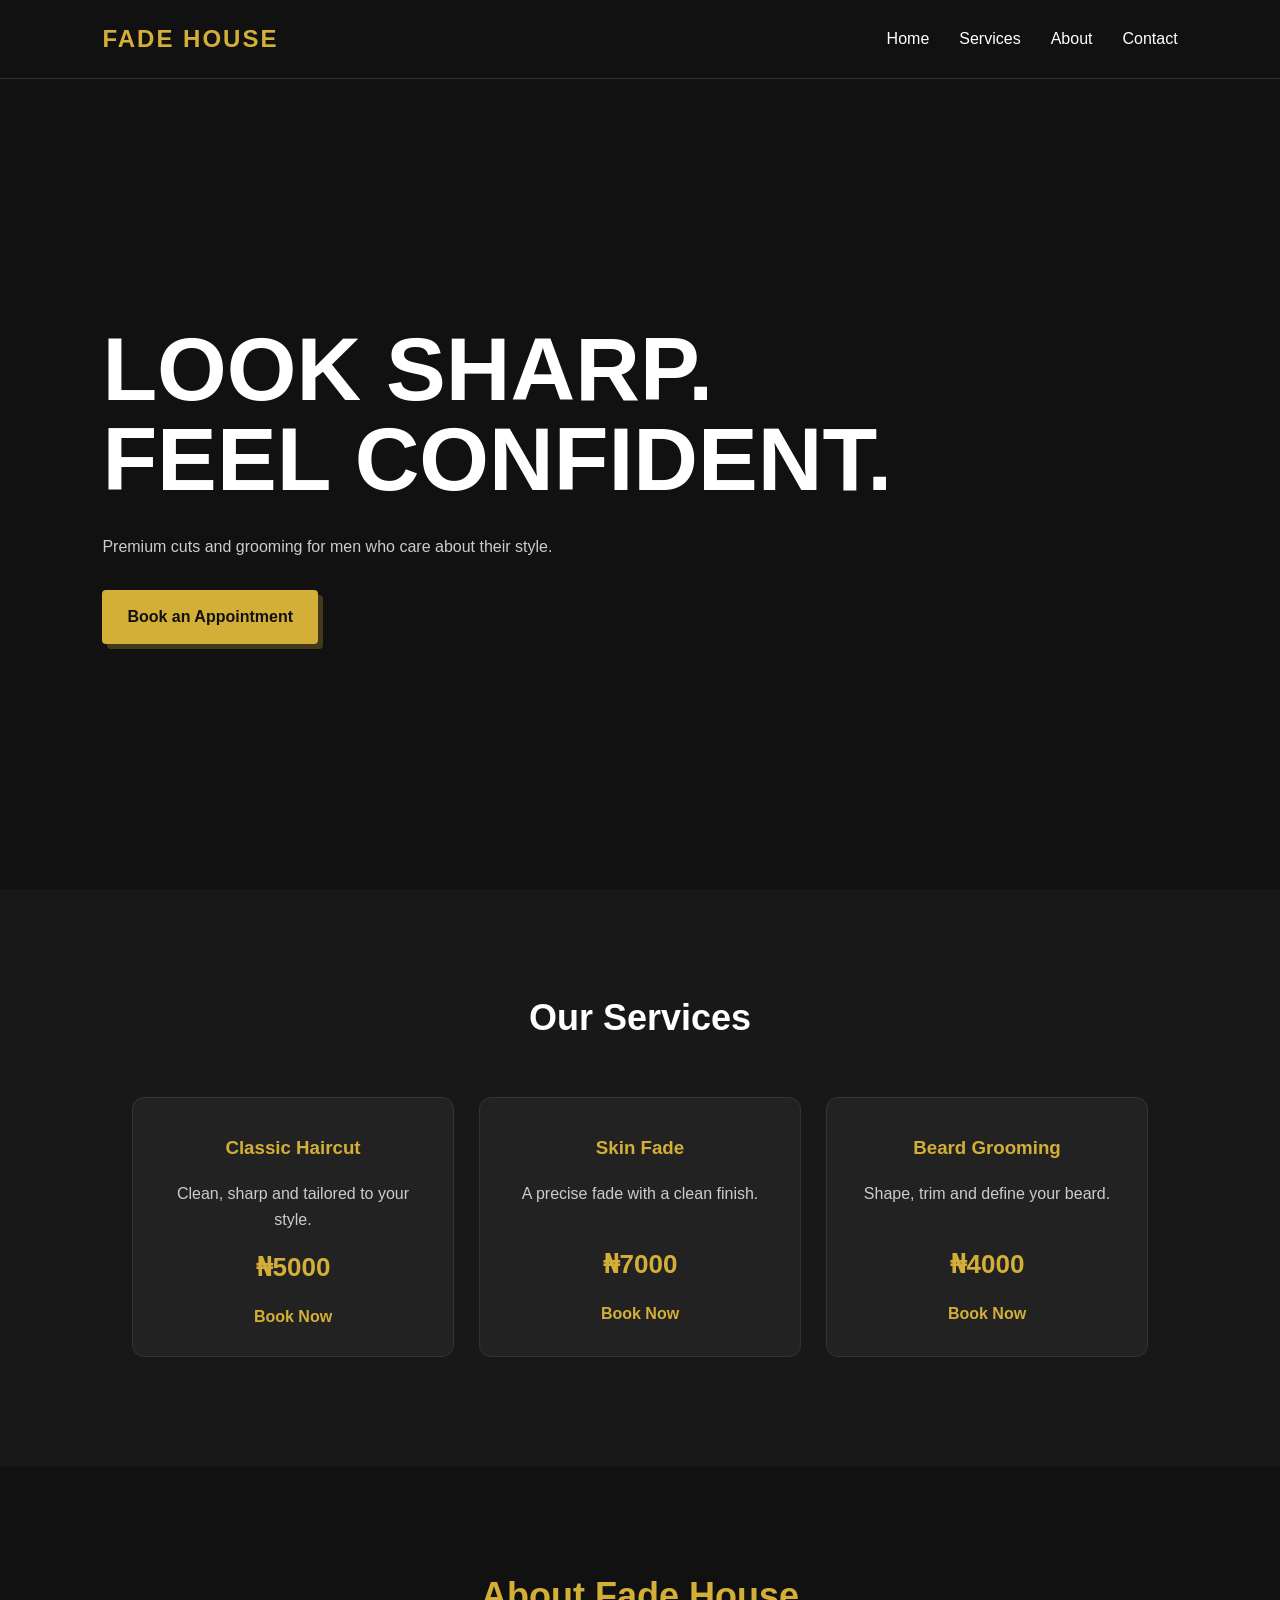
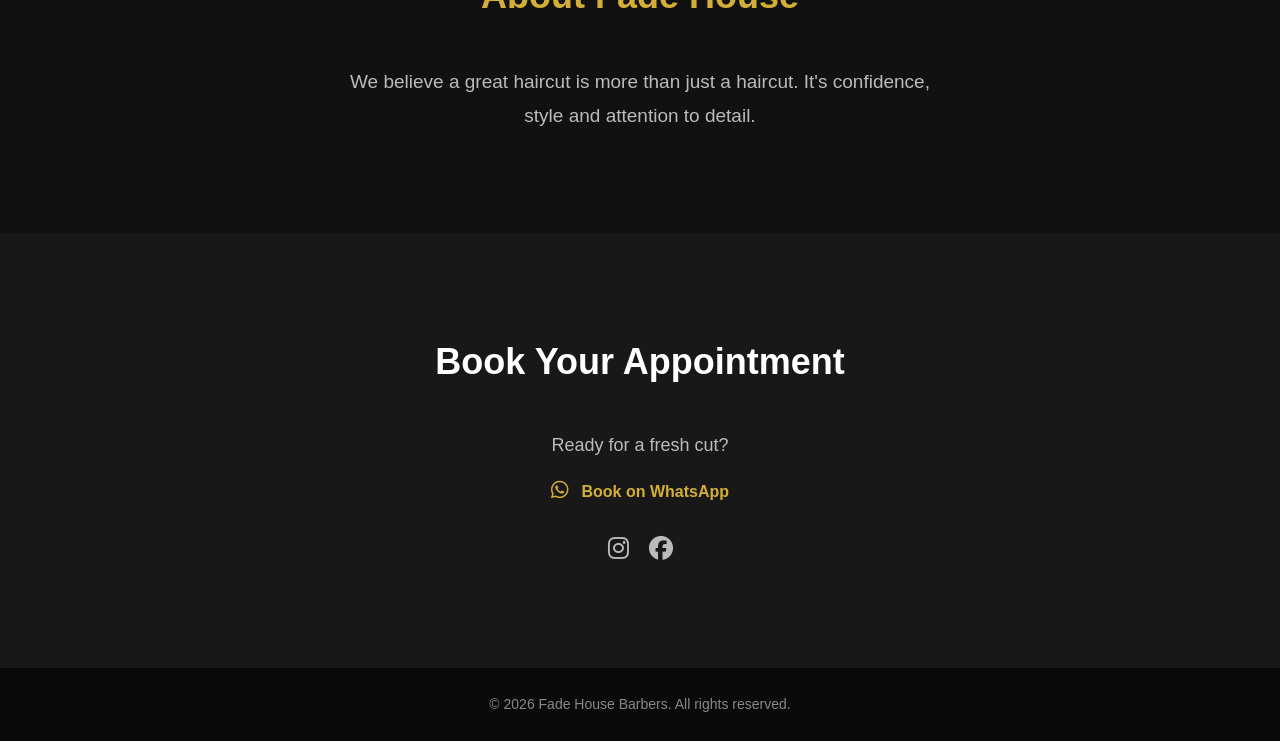
<file: index.html>
<!DOCTYPE html>
<html lang="en">
<head>
    <meta charset="UTF-8">
    <meta name="viewport" content="width=device-width, initial-scale=1.0">
    <title>Fade House Barbers</title>

    <link rel="stylesheet" href="https://cdnjs.cloudflare.com/ajax/libs/font-awesome/6.5.2/css/all.min.css">
    <link rel="stylesheet" href="style.css">
</head>

<body>

    <header>
        <nav>
            <h1>FADE HOUSE</h1>

            <ul>
                <li><a href="#home">Home</a></li>
                <li><a href="#services">Services</a></li>
                <li><a href="about.html">About</a></li>
                <li><a href="#contact">Contact</a></li>
            </ul>
        </nav>
    </header>

    <main>

        <section id="home">
            <h2>LOOK SHARP.<br>FEEL CONFIDENT.</h2>

            <p>
                Premium cuts and grooming for men who care about their style.
            </p>

            <a href="#contact">Book an Appointment</a>
        </section>

        <section id="services">
            <h2>Our Services</h2>

            <div>
                <h3>Classic Haircut</h3>
                <p>Clean, sharp and tailored to your style.</p>
                <strong>₦5000</strong>
                <a href="#contact" data-service="Classic Haircut">Book Now</a>
            </div>

            <div>
                <h3>Skin Fade</h3>
                <p>A precise fade with a clean finish.</p>
                <strong>₦7000</strong>
                <a href="#contact" data-service="Skin Fade">Book Now</a>
            </div>

            <div>
                <h3>Beard Grooming</h3>
                <p>Shape, trim and define your beard.</p>
                <strong>₦4000</strong>
                <a href="#contact" data-service="Beard Grooming">Book Now</a>
            </div>
        </section>

        <section id="about">
            <h2>About Fade House</h2>

            <p>
                We believe a great haircut is more than just a haircut.
                It's confidence, style and attention to detail.
            </p>
        </section>

        <section id="contact">
            <h2>Book Your Appointment</h2>

            <p>Ready for a fresh cut?</p>

            <p id="selected-service"></p>

            <a id="whatsapp-booking" href="https://wa.me/2348165578548">
                <i class="fa-brands fa-whatsapp"></i>
                Book on WhatsApp
            </a>

            <div class="socials">
                <a href="#">
                    <i class="fa-brands fa-instagram"></i>
                </a>

                <a href="#">
                    <i class="fa-brands fa-facebook"></i>
                </a>
            </div>
        </section>

    </main>

    <footer>
        <p>&copy; 2026 Fade House Barbers. All rights reserved.</p>
    </footer>

    <script src="script.js"></script>

</body>
</html>
</file>
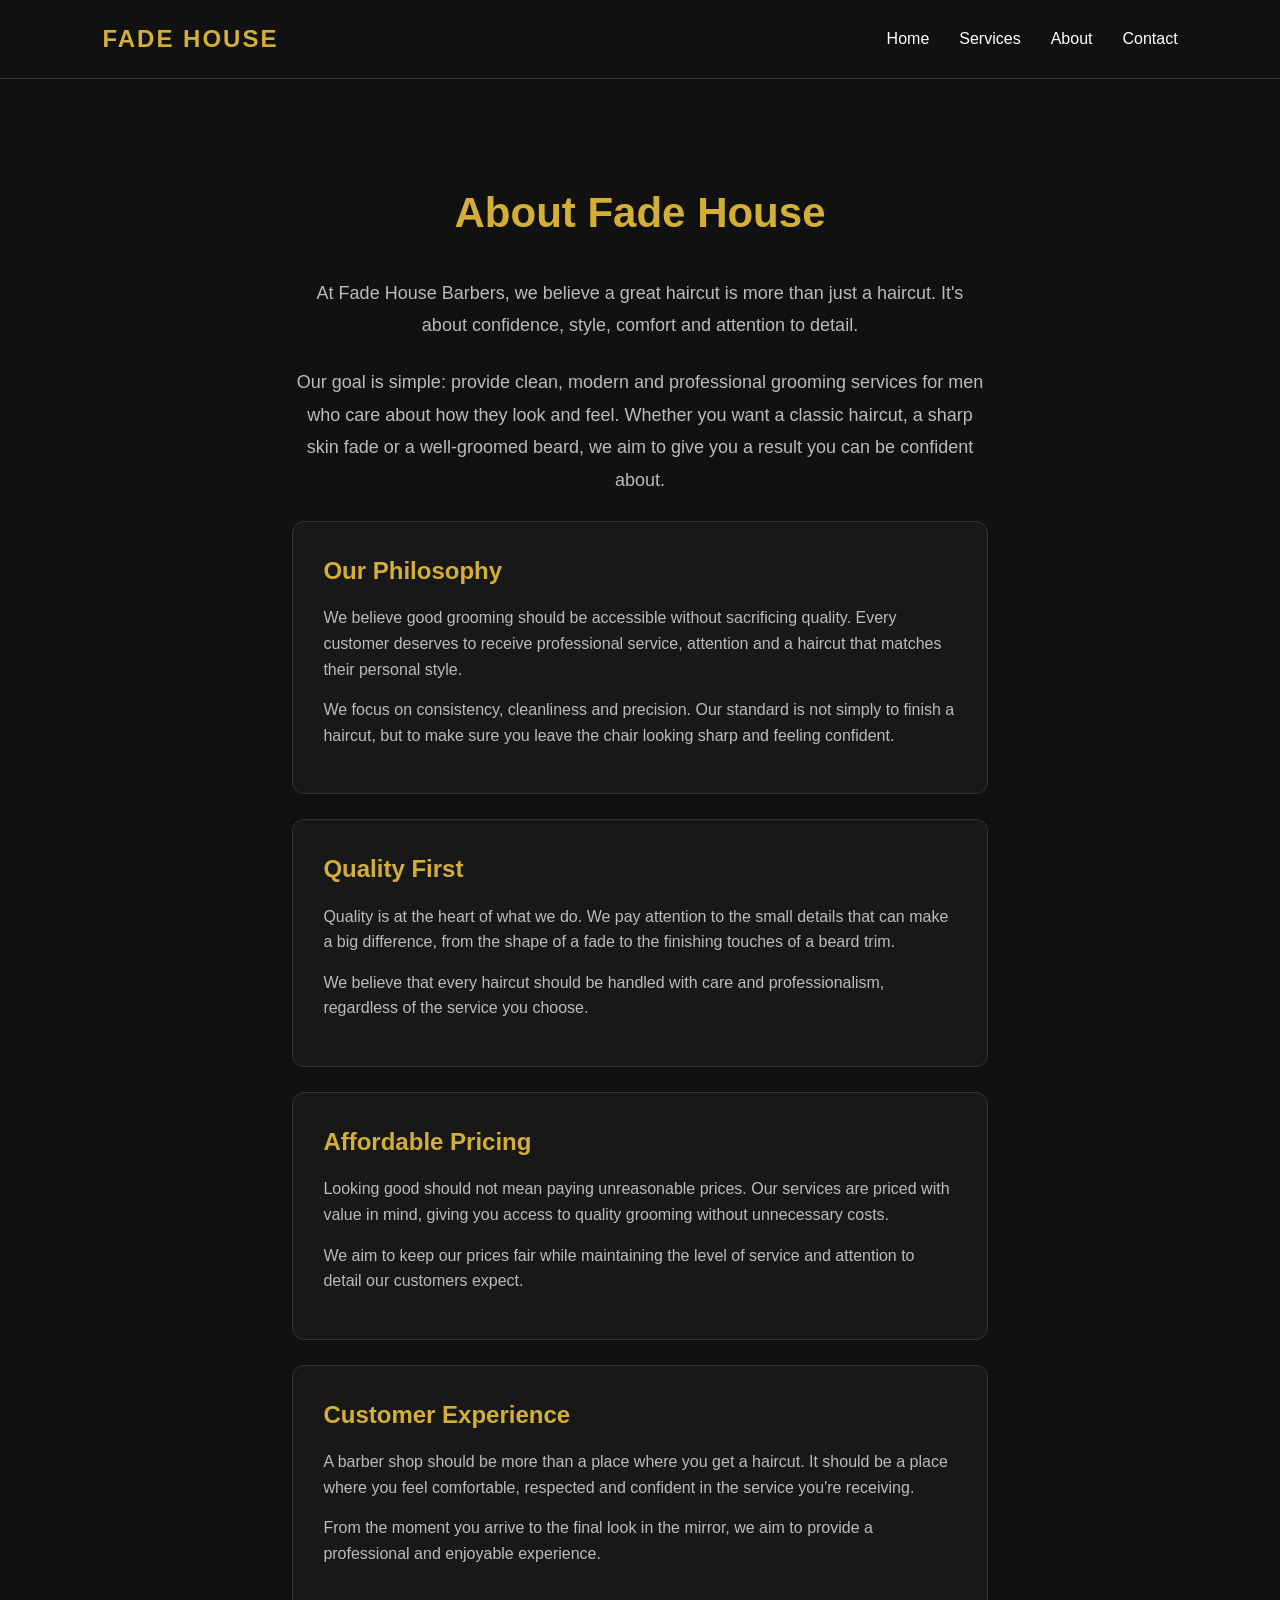
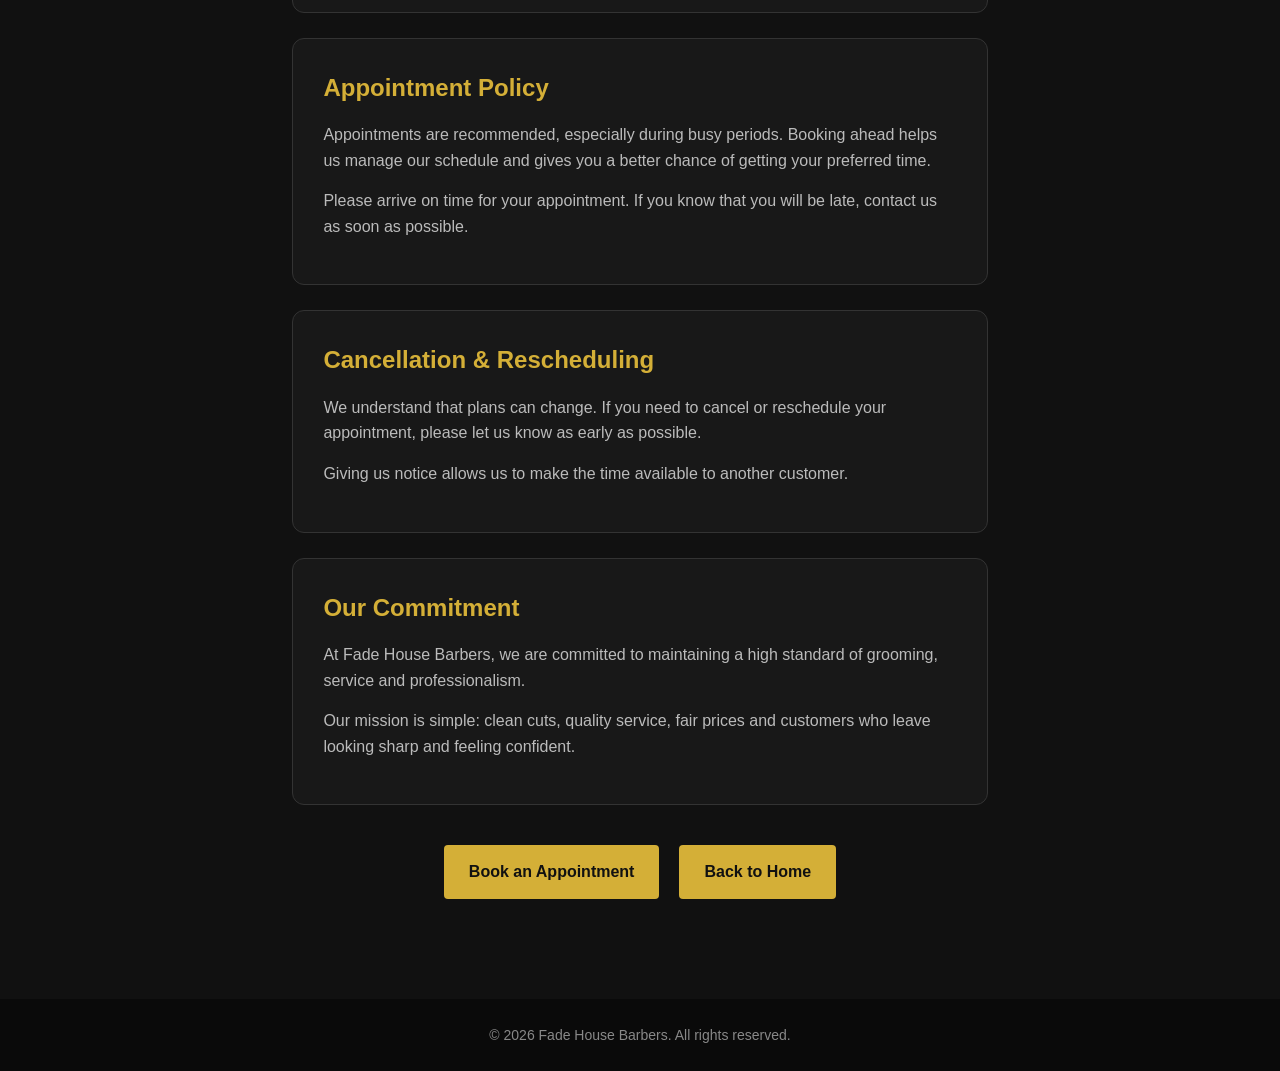
<file: about.html>
<!DOCTYPE html>
<html lang="en">

<head>
    <meta charset="UTF-8">
    <meta name="viewport" content="width=device-width, initial-scale=1.0">

    <title>About Fade House</title>

    <link rel="stylesheet" href="style.css">
</head>

<body>

    <header>
        <nav>
            <h1>FADE HOUSE</h1>

            <ul>
                <li><a href="index.html">Home</a></li>
                <li><a href="index.html#services">Services</a></li>
                <li><a href="about.html">About</a></li>
                <li><a href="index.html#contact">Contact</a></li>
            </ul>
        </nav>
    </header>

    <main>

        <section id="about-page">

            <h2>About Fade House</h2>

            <p>
                At Fade House Barbers, we believe a great haircut is more
                than just a haircut. It's about confidence, style,
                comfort and attention to detail.
            </p>

            <p>
                Our goal is simple: provide clean, modern and professional
                grooming services for men who care about how they look and
                feel. Whether you want a classic haircut, a sharp skin fade
                or a well-groomed beard, we aim to give you a result you
                can be confident about.
            </p>


            <div class="about-box">

                <h3>Our Philosophy</h3>

                <p>
                    We believe good grooming should be accessible without
                    sacrificing quality. Every customer deserves to receive
                    professional service, attention and a haircut that
                    matches their personal style.
                </p>

                <p>
                    We focus on consistency, cleanliness and precision.
                    Our standard is not simply to finish a haircut, but to
                    make sure you leave the chair looking sharp and feeling
                    confident.
                </p>

            </div>


            <div class="about-box">

                <h3>Quality First</h3>

                <p>
                    Quality is at the heart of what we do. We pay attention
                    to the small details that can make a big difference,
                    from the shape of a fade to the finishing touches of a
                    beard trim.
                </p>

                <p>
                    We believe that every haircut should be handled with
                    care and professionalism, regardless of the service
                    you choose.
                </p>

            </div>


            <div class="about-box">

                <h3>Affordable Pricing</h3>

                <p>
                    Looking good should not mean paying unreasonable prices.
                    Our services are priced with value in mind, giving you
                    access to quality grooming without unnecessary costs.
                </p>

                <p>
                    We aim to keep our prices fair while maintaining the
                    level of service and attention to detail our customers
                    expect.
                </p>

            </div>


            <div class="about-box">

                <h3>Customer Experience</h3>

                <p>
                    A barber shop should be more than a place where you get
                    a haircut. It should be a place where you feel
                    comfortable, respected and confident in the service
                    you're receiving.
                </p>

                <p>
                    From the moment you arrive to the final look in the
                    mirror, we aim to provide a professional and enjoyable
                    experience.
                </p>

            </div>


            <div class="about-box">

                <h3>Appointment Policy</h3>

                <p>
                    Appointments are recommended, especially during busy
                    periods. Booking ahead helps us manage our schedule
                    and gives you a better chance of getting your preferred
                    time.
                </p>

                <p>
                    Please arrive on time for your appointment. If you know
                    that you will be late, contact us as soon as possible.
                </p>

            </div>


            <div class="about-box">

                <h3>Cancellation & Rescheduling</h3>

                <p>
                    We understand that plans can change. If you need to
                    cancel or reschedule your appointment, please let us
                    know as early as possible.
                </p>

                <p>
                    Giving us notice allows us to make the time available
                    to another customer.
                </p>

            </div>


            <div class="about-box">

                <h3>Our Commitment</h3>

                <p>
                    At Fade House Barbers, we are committed to maintaining
                    a high standard of grooming, service and professionalism.
                </p>

                <p>
                    Our mission is simple: clean cuts, quality service,
                    fair prices and customers who leave looking sharp and
                    feeling confident.
                </p>

            </div>


            <div class="about-actions">

                <a href="index.html#contact">
                    Book an Appointment
                </a>

                <a href="index.html">
                    Back to Home
                </a>

            </div>

        </section>

    </main>

    <footer>

        <p>
            &copy; 2026 Fade House Barbers. All rights reserved.
        </p>

    </footer>

</body>

</html>
</file>
<file: style.css>
html {
    scroll-behavior: smooth;
}

* {
    margin: 0;
    padding: 0;
    box-sizing: border-box;
}

body {
    font-family: Arial, sans-serif;
    background: #111;
    color: white;
    line-height: 1.6;
}

header {
    background: #111;
    padding: 20px 8%;
    border-bottom: 1px solid #333;
}

nav {
    display: flex;
    justify-content: space-between;
    align-items: center;
}

nav h1 {
    font-size: 24px;
    letter-spacing: 2px;
    color: #d4af37;
}

nav ul {
    display: flex;
    list-style: none;
    gap: 30px;
}

nav a {
    color: white;
    text-decoration: none;
    transition: color 0.3s ease;
}

nav a:hover {
    color: #d4af37;
}

/* GENERAL SECTIONS */

section {
    padding: 100px 8%;
}

/* HOME */

#home {
    min-height: 90vh;
    display: flex;
    flex-direction: column;
    justify-content: center;
    align-items: flex-start;
    padding: 80px 8%;
    background: #111;
}

#home h2 {
    font-size: clamp(45px, 7vw, 90px);
    line-height: 1;
    margin-bottom: 30px;
}

#home p {
    max-width: 500px;
    color: #ccc;
    margin-bottom: 30px;
}

/* HERO BOOKING BUTTON */

#home a {
    display: inline-block;
    background: #d4af37;
    color: #111;
    padding: 14px 25px;
    text-decoration: none;
    font-weight: bold;
    border-radius: 4px;
    box-shadow: 5px 5px rgba(212, 175, 55, 0.25);
    transition: 0.3s ease;
}

#home a:hover {
    background: #f0f0f0;
    box-shadow: 5px 12px rgba(212, 175, 55, 0.25);
    transform: scale(1.03);
}

/* SERVICES */

#services {
    background: #181818;
    text-align: center;
}

#services h2,
#about h2,
#contact h2 {
    font-size: 36px;
    margin-bottom: 40px;
}

#about h2 {
    color: #d4af37;
}

#services div {
    display: inline-block;
    vertical-align: top;
    width: 30%;
    min-width: 250px;
    height: 260px;
    margin: 10px;
    padding: 35px;
    background: #222;
    border: 1px solid #333;
    border-radius: 12px;
    box-shadow: 0 4px 10px rgba(0, 0, 0, 0);
    transition: 0.3s ease;
}

#services div:hover {
    transform: translateY(-8px) scale(1.03);
    border-color: #d4af37;
    box-shadow: 0 8px 20px rgba(212, 175, 55, 0.12);
}

#services h3 {
    color: #d4af37;
    margin-bottom: 18px;
}

#services p {
    color: #ccc;
    min-height: 48px;
}

#services strong {
    display: block;
    margin-top: 15px;
    font-size: 26px;
    color: #d4af37;
}

/* SERVICE BOOK NOW LINKS */

#services a {
    display: inline-block;
    margin-top: 15px;
    color: #d4af37;
    text-decoration: none;
    font-weight: bold;
    transition: 0.3s ease;
}

#services a:hover {
    color: #f0f0f0;
    transform: translateY(-4px);
}

/* ABOUT */

#about {
    text-align: center;
    background: #111;
}

#about p {
    max-width: 600px;
    margin: auto;
    color: #bbb;
    font-size: 19px;
    line-height: 1.8;
}

/* CONTACT */

#contact {
    text-align: center;
    background: #181818;
    padding: 100px 8%;
}

#contact p {
    margin-bottom: 20px;
    color: #bbb;
    font-size: 18px;
}

#selected-service {
    color: #d4af37;
    font-weight: bold;
    margin-bottom: 20px;
}

/* WHATSAPP */

#whatsapp-booking {
    display: inline-block;
    color: #d4af37;
    background: none;
    padding: 0;
    margin: 0;
    text-decoration: none;
    font-weight: bold;
    border-radius: 0;
    box-shadow: none;
    transition: 0.3s ease;
}

#whatsapp-booking:hover {
    color: #f0f0f0;
    background: none;
    box-shadow: none;
    transform: translateY(-3px);
}

/* SOCIAL ICONS */

.socials {
    display: flex;
    justify-content: center;
    gap: 20px;
    margin-top: 25px;
}

.socials a {
    color: #bbb;
    font-size: 24px;
    text-decoration: none;
    transition: 0.3s ease;
    background: none;
    padding: 0;
    margin: 0;
    box-shadow: none;
    border-radius: 0;
}

.socials a:hover {
    color: #d4af37;
    background: none;
    box-shadow: none;
    transform: none;
}

/* WHATSAPP ICON */

.fa-whatsapp {
    font-size: 20px;
    margin-right: 8px;
}

/* FOOTER */

footer {
    text-align: center;
    padding: 25px;
    background: #0a0a0a;
    color: #888;
    font-size: 14px;
}

/* ABOUT PAGE */

#about-page {
    max-width: 900px;
    margin: auto;
    text-align: center;
}

#about-page h2 {
    font-size: 42px;
    color: #d4af37;
    margin-bottom: 30px;
}

#about-page > p {
    color: #bbb;
    font-size: 18px;
    line-height: 1.8;
    margin-bottom: 25px;
}

.about-box {
    background: #181818;
    border: 1px solid #333;
    border-radius: 12px;
    padding: 30px;
    margin: 25px 0;
    text-align: left;
    transition: 0.3s ease;
}

.about-box h3 {
    color: #d4af37;
    margin-bottom: 15px;
    font-size: 24px;
}

.about-box p {
    color: #bbb;
    margin-bottom: 15px;
}

.about-box:hover {
    transform: translateY(-5px);
    border-color: #d4af37;
}

.about-actions {
    display: flex;
    justify-content: center;
    gap: 20px;
    margin-top: 40px;
    flex-wrap: wrap;
}

.about-actions a {
    display: inline-block;
    background: #d4af37;
    color: #111;
    padding: 14px 25px;
    text-decoration: none;
    font-weight: bold;
    border-radius: 4px;
    transition: 0.3s ease;
}

.about-actions a:hover {
    background: #f0f0f0;
    transform: scale(1.03);
}

/* MOBILE */

@media (max-width: 700px) {

    nav {
        flex-direction: column;
        gap: 10px;
    }

    nav ul {
        flex-direction: row;
        gap: 15px;
        flex-wrap: wrap;
        justify-content: center;
    }

    section {
        padding: 60px 5%;
    }

    #home {
        min-height: 70vh;
    }

    #services div {
        width: 100%;
        margin: 15px 0;
        height: auto;
        padding: 30px 20px;
    }

    #services h2,
    #about h2,
    #contact h2 {
        font-size: 32px;
    }

    #about-page h2 {
        font-size: 34px;
    }

    .about-box {
        padding: 25px 20px;
    }

    .about-actions {
        flex-direction: column;
    }

    .about-actions a {
        width: 100%;
        text-align: center;
    }
}
</file>
